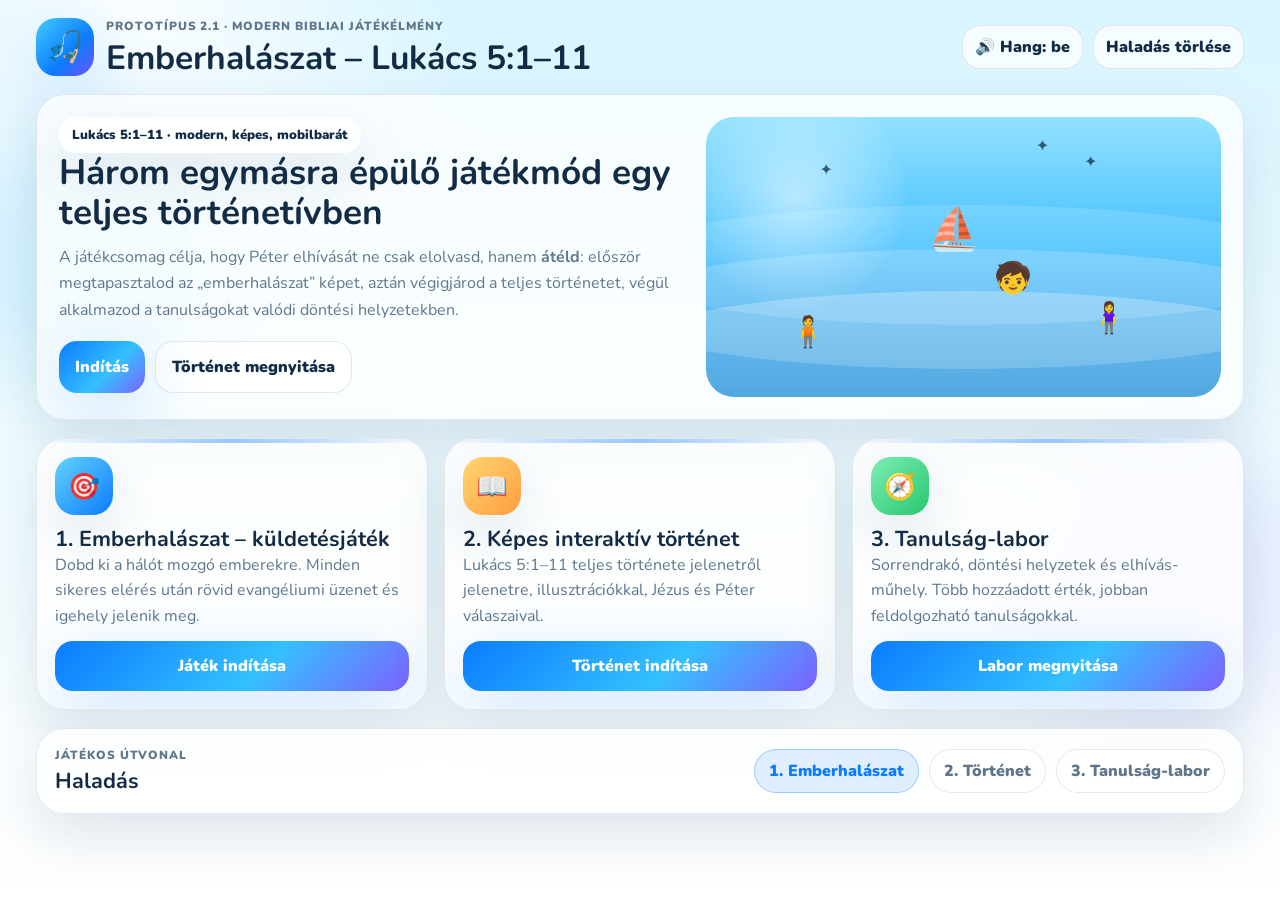
<file: index.html>
<!DOCTYPE html>
<html lang="hu">
<head>
  <meta charset="UTF-8" />
  <meta name="viewport" content="width=device-width, initial-scale=1.0, viewport-fit=cover" />
  <meta name="description" content="Emberhalászat 2.1 – modern, mobilbarát bibliai játékcsomag Lukács 5:1–11 alapján." />
  <meta name="theme-color" content="#0b7cff" />
  <title>Emberhalászat 2.1 – Lukács 5:1–11</title>
  <link rel="preconnect" href="https://fonts.googleapis.com">
  <link rel="preconnect" href="https://fonts.gstatic.com" crossorigin>
  <link href="https://fonts.googleapis.com/css2?family=Nunito:wght@400;600;700;800;900&display=swap" rel="stylesheet">
  <link rel="stylesheet" href="css/style.css" />
</head>
<body>
  <div class="bg-orb orb-a"></div>
  <div class="bg-orb orb-b"></div>
  <div class="bg-grid"></div>

  <div class="app-shell">
    <header class="topbar reveal">
      <div class="brand-wrap">
        <div class="brand-icon">🎣</div>
        <div>
          <p class="eyebrow">Prototípus 2.1 · modern bibliai játékélmény</p>
          <h1>Emberhalászat – Lukács 5:1–11</h1>
        </div>
      </div>
      <div class="top-actions">
        <button class="ghost-btn small" id="soundToggleBtn" type="button" aria-pressed="true">🔊 Hang: be</button>
        <button class="ghost-btn small" id="resetProgressBtn" type="button">Haladás törlése</button>
      </div>
    </header>

    <main>
      <section class="screen active" id="screen-menu">
        <div class="hero-card card glass reveal">
          <div class="hero-copy">
            <span class="pill">Lukács 5:1–11 · modern, képes, mobilbarát</span>
            <h2>Három egymásra épülő játékmód egy teljes történetívben</h2>
            <p>
              A játékcsomag célja, hogy Péter elhívását ne csak elolvasd, hanem <strong>átéld</strong>:
              először megtapasztalod az „emberhalászat” képet, aztán végigjárod a teljes történetet,
              végül alkalmazod a tanulságokat valódi döntési helyzetekben.
            </p>
            <div class="hero-actions">
              <button class="primary-btn shimmer" data-go="fishing">Indítás</button>
              <button class="ghost-btn" data-go="story">Történet megnyitása</button>
            </div>
          </div>
          <div class="hero-illustration" aria-hidden="true">
            <div class="sun-glow"></div>
            <div class="hero-boat">⛵</div>
            <div class="hero-wave wave-1"></div>
            <div class="hero-wave wave-2"></div>
            <div class="hero-wave wave-3"></div>
            <div class="hero-person p1">🧍</div>
            <div class="hero-person p2">🧍‍♀️</div>
            <div class="hero-person p3">🧒</div>
            <div class="hero-spark s1">✦</div>
            <div class="hero-spark s2">✦</div>
            <div class="hero-spark s3">✦</div>
          </div>
        </div>

        <div class="menu-grid reveal delay-1">
          <article class="card mode-card">
            <div class="icon-badge fishing">🎯</div>
            <div>
              <h3>1. Emberhalászat – küldetésjáték</h3>
              <p>Dobd ki a hálót mozgó emberekre. Minden sikeres elérés után rövid evangéliumi üzenet és igehely jelenik meg.</p>
            </div>
            <button class="primary-btn" data-go="fishing">Játék indítása</button>
          </article>

          <article class="card mode-card">
            <div class="icon-badge story">📖</div>
            <div>
              <h3>2. Képes interaktív történet</h3>
              <p>Lukács 5:1–11 teljes története jelenetről jelenetre, illusztrációkkal, Jézus és Péter válaszaival.</p>
            </div>
            <button class="primary-btn" data-go="story">Történet indítása</button>
          </article>

          <article class="card mode-card">
            <div class="icon-badge lesson">🧭</div>
            <div>
              <h3>3. Tanulság-labor</h3>
              <p>Sorrendrakó, döntési helyzetek és elhívás-műhely. Több hozzáadott érték, jobban feldolgozható tanulságokkal.</p>
            </div>
            <button class="primary-btn" data-go="lesson">Labor megnyitása</button>
          </article>
        </div>

        <section class="card progress-card reveal delay-2">
          <div>
            <p class="eyebrow">Játékos útvonal</p>
            <h3>Haladás</h3>
          </div>
          <div class="progress-steps" id="menuProgressSteps"></div>
        </section>
      </section>

      <section class="screen" id="screen-fishing">
        <div class="screen-header reveal">
          <button class="back-btn" data-go="menu">← Menü</button>
          <div>
            <p class="eyebrow">1. játékmód</p>
            <h2>Emberhalászat – elérés, nem puszta gyűjtés</h2>
          </div>
        </div>

        <div class="two-col reveal delay-1">
          <div class="card gameplay-card">
            <div class="hud-row four">
              <div class="stat glow"><span>Idő</span><strong id="fishingTime">35</strong></div>
              <div class="stat glow"><span>Elért emberek</span><strong id="fishingScore">0</strong></div>
              <div class="stat glow"><span>Kombó</span><strong id="fishingCombo">x1</strong></div>
              <div class="stat glow"><span>Küldetés</span><strong id="fishingGoal">12</strong></div>
            </div>

            <div class="fishing-arena" id="fishingArena" aria-label="Galileai-tó játéktér">
              <div class="bubble-layer" id="bubbleLayer"></div>
              <div class="boat-track">
                <div class="boat-sprite" id="boatSprite">🚤</div>
              </div>
              <div class="drop-line" id="dropLine"></div>
              <div class="net-effect" id="netEffect">🕸️</div>
              <div class="impact-ring" id="impactRing"></div>
              <div class="water-hint">Időzítsd a hálót, és érd el a mozgó embereket a vízen! A siker után rövid evangéliumi üzenet jelenik meg.</div>
            </div>

            <div class="controls-row">
              <button class="primary-btn big shimmer" id="castNetBtn" type="button">Háló dobása</button>
              <button class="ghost-btn" id="restartFishingBtn" type="button">Újra</button>
            </div>
          </div>

          <aside class="card sidebar-card floating">
            <div class="teaching-card premium" id="teachingCard">
              <p class="eyebrow">Evangéliumi üzenet</p>
              <p id="teachingText">A játék során minden elért ember után rövid, alkalmazható igei üzenet jelenik meg.</p>
              <div class="verse-ref" id="teachingRef">Kezdd el a játékot</div>
            </div>
            <div class="mini-note">
              <p class="eyebrow">Miért jobb ez a játékmód?</p>
              <p>Itt már nem absztrakt szíveket gyűjtesz, hanem <strong>embereket érsz el</strong>. A hangsúly azon van, hogy Jézus követőjeként az emberek felé fordulunk.</p>
            </div>
          </aside>
        </div>

        <div class="overlay hidden" id="fishingEndOverlay">
          <div class="card overlay-card celebrate">
            <span class="pill">Játékkör vége</span>
            <h3 id="fishingEndTitle">Szép küldetés!</h3>
            <p id="fishingEndSummary"></p>
            <div class="overlay-actions">
              <button class="primary-btn shimmer" id="fishingContinueBtn" type="button">Tovább a történethez</button>
              <button class="ghost-btn" id="fishingReplayBtn" type="button">Újrajátszás</button>
            </div>
          </div>
        </div>
      </section>

      <section class="screen" id="screen-story">
        <div class="screen-header reveal">
          <button class="back-btn" data-go="menu">← Menü</button>
          <div>
            <p class="eyebrow">2. játékmód</p>
            <h2>Képes interaktív történet – Lukács 5:1–11 teljes ívben</h2>
          </div>
        </div>

        <div class="story-shell reveal delay-1">
          <div class="card story-visual-card">
            <div class="story-progress sticky-top">
              <span id="storyStepLabel">Jelenet 1 / 9</span>
              <div class="progress-bar"><div id="storyProgressFill"></div></div>
            </div>
            <div class="story-visual" id="storyVisual"></div>
          </div>

          <div class="card story-card">
            <div class="dialogue-box big">
              <div class="avatar Jesus" id="storyAvatar">J</div>
              <div class="bubble">
                <p class="speaker" id="storySpeaker">Jézus</p>
                <p id="storyText"></p>
              </div>
            </div>
            <div class="verse-chip" id="storyVerseChip">Lk 5</div>
            <div class="feedback hidden" id="storyFeedback"></div>
            <div class="choices" id="storyChoices"></div>
          </div>
        </div>

        <div class="overlay hidden" id="storyEndOverlay">
          <div class="card overlay-card celebrate">
            <span class="pill">Történet vége</span>
            <h3>Jézus nemcsak csodát adott, hanem elhívást is</h3>
            <p>A történet végén Péter, Jakab és János mindent ott hagyva követték Jézust. Innen indul az „emberhalászat” valódi jelentése.</p>
            <div class="overlay-actions">
              <button class="primary-btn shimmer" id="storyContinueBtn" type="button">Tovább a Tanulság-laborba</button>
              <button class="ghost-btn" id="storyMenuBtn" type="button">Menü</button>
            </div>
          </div>
        </div>
      </section>

      <section class="screen" id="screen-lesson">
        <div class="screen-header reveal">
          <button class="back-btn" data-go="menu">← Menü</button>
          <div>
            <p class="eyebrow">3. játékmód</p>
            <h2>Tanulság-labor – több hozzáadott érték, mélyebb feldolgozás</h2>
          </div>
        </div>

        <div class="card lesson-card reveal delay-1">
          <div class="story-progress lesson-progress">
            <span id="lessonStepLabel">Feladat 1 / 4</span>
            <div class="progress-bar"><div id="lessonProgressFill"></div></div>
          </div>
          <div id="lessonStage"></div>
          <div class="lesson-actions">
            <button class="ghost-btn" id="restartLessonBtn" type="button">Újrakezdés</button>
          </div>
        </div>

        <div class="overlay hidden" id="lessonEndOverlay">
          <div class="card overlay-card celebrate">
            <span class="pill">Befejezted</span>
            <h3>Feldolgoztad a történet lényegét</h3>
            <p id="lessonEndSummary"></p>
            <div class="overlay-actions">
              <button class="primary-btn shimmer" id="lessonMenuBtn" type="button">Vissza a menübe</button>
              <button class="ghost-btn" id="lessonReplayBtn" type="button">Újrajátszás</button>
            </div>
          </div>
        </div>
      </section>
    </main>
  </div>

  <script src="js/script.js"></script>
</body>
</html>
</file>
<file: css/style.css>
:root {
  --bg: #eaf8ff;
  --text: #122c45;
  --muted: #5f768b;
  --primary: #0b7cff;
  --primary2: #34c0ff;
  --accent: #7d62ff;
  --green: #28c76f;
  --yellow: #ffd14e;
  --orange: #ff9d43;
  --rose: #ff5b91;
  --card: rgba(255,255,255,.80);
  --line: rgba(18,44,69,.10);
  --shadow: 0 22px 54px rgba(16,65,104,.13);
  --shadow-strong: 0 20px 70px rgba(11,124,255,.22);
  --radius: 28px;
  --safe-bottom: env(safe-area-inset-bottom, 0px);
}
*{box-sizing:border-box}
html{scroll-behavior:smooth}
body{
  margin:0;
  font-family:'Nunito',system-ui,-apple-system,BlinkMacSystemFont,'Segoe UI',sans-serif;
  color:var(--text);
  background:
    radial-gradient(circle at 10% 0%, rgba(255,255,255,.88), transparent 23%),
    linear-gradient(180deg,#d9f5ff 0%,#eefbff 48%,#ffffff 100%);
  min-height:100vh;
  overflow-x:hidden;
}
button{font:inherit}
h1,h2,h3,p{margin:0}
h1{font-size:clamp(1.3rem,3vw,2.1rem);line-height:1.08}
h2{font-size:clamp(1.45rem,3vw,2.2rem);line-height:1.12}
h3{font-size:clamp(1.06rem,2.5vw,1.35rem);line-height:1.2}
.bg-orb{position:fixed;border-radius:999px;filter:blur(42px);opacity:.44;pointer-events:none;z-index:0}
.orb-a{width:260px;height:260px;left:-40px;top:120px;background:rgba(52,192,255,.25)}
.orb-b{width:300px;height:300px;right:-40px;bottom:18%;background:rgba(125,98,255,.20)}
.bg-grid{position:fixed;inset:0;background-image:linear-gradient(rgba(255,255,255,.12) 1px,transparent 1px),linear-gradient(90deg,rgba(255,255,255,.12) 1px,transparent 1px);background-size:26px 26px;mask-image:linear-gradient(180deg,rgba(0,0,0,.24),transparent 70%);opacity:.35;pointer-events:none;z-index:0}
.app-shell{position:relative;z-index:1;max-width:1240px;margin:0 auto;padding:18px 16px calc(24px + var(--safe-bottom))}
.topbar{display:flex;align-items:center;justify-content:space-between;gap:12px;margin-bottom:18px}
.top-actions{display:flex;gap:10px;flex-wrap:wrap;justify-content:flex-end}
.brand-wrap{display:flex;align-items:center;gap:12px}
.brand-icon{width:58px;height:58px;border-radius:20px;display:grid;place-items:center;font-size:1.9rem;color:#fff;background:linear-gradient(135deg,#44ccff,#0b7cff 60%,#7252ff);box-shadow:var(--shadow-strong)}
.eyebrow{text-transform:uppercase;letter-spacing:.08em;color:var(--muted);font-size:.74rem;font-weight:900;margin-bottom:6px}
.pill,.verse-chip,.verse-ref{display:inline-flex;align-items:center;border-radius:999px;padding:8px 12px;font-weight:900}
.pill{font-size:.82rem;background:rgba(255,255,255,.82);border:1px solid rgba(255,255,255,.92);box-shadow:var(--shadow)}
.card{background:var(--card);backdrop-filter:blur(16px);border:1px solid var(--line);border-radius:var(--radius);box-shadow:var(--shadow)}
.glass{background:rgba(255,255,255,.72)}
.screen{display:none}
.screen.active{display:block}
.reveal{animation:fadeUp .55s ease both}
.delay-1{animation-delay:.08s}.delay-2{animation-delay:.16s}
@keyframes fadeUp{from{opacity:0;transform:translateY(10px)}to{opacity:1;transform:translateY(0)}}
.primary-btn,.ghost-btn,.back-btn,.choice-btn,.challenge-btn,.sequence-card,.persona-card,.fear-chip{transition:transform .16s ease,box-shadow .22s ease,background .2s ease,opacity .2s ease}
.primary-btn,.ghost-btn,.back-btn{border:none;border-radius:18px;padding:14px 16px;font-weight:900;cursor:pointer}
.primary-btn:hover,.ghost-btn:hover,.back-btn:hover,.choice-btn:hover,.challenge-btn:hover,.sequence-card:hover,.persona-card:hover,.fear-chip:hover{transform:translateY(-1px)}
.primary-btn:active,.ghost-btn:active,.back-btn:active{transform:translateY(0)}
.primary-btn{color:#fff;background:linear-gradient(135deg,var(--primary),var(--primary2) 58%,var(--accent));box-shadow:var(--shadow-strong)}
.primary-btn.big{font-size:1.06rem;min-width:180px;padding:16px 22px}
.ghost-btn,.back-btn{color:var(--text);background:rgba(255,255,255,.72);border:1px solid var(--line)}
.small{padding:10px 12px}
button:disabled{opacity:.64;cursor:not-allowed;transform:none!important}
.shimmer{position:relative;overflow:hidden}
.shimmer::after{content:'';position:absolute;top:-50%;bottom:-50%;width:40px;left:-60px;transform:rotate(18deg);background:linear-gradient(90deg,transparent,rgba(255,255,255,.42),transparent);animation:shimmer 3s ease-in-out infinite}
@keyframes shimmer{0%{left:-60px}22%,100%{left:calc(100% + 60px)}}
.hero-card{display:grid;grid-template-columns:1.1fr .9fr;gap:18px;padding:22px;margin-bottom:18px;overflow:hidden}
.hero-copy p{margin-top:12px;max-width:62ch;color:var(--muted);line-height:1.64}
.hero-actions{display:flex;gap:10px;flex-wrap:wrap;margin-top:18px}
.hero-illustration{position:relative;min-height:280px;border-radius:28px;overflow:hidden;background:linear-gradient(180deg,#92e1ff 0%,#49c2ff 45%,#1688d5 100%)}
.sun-glow{position:absolute;left:-20px;top:-30px;width:220px;height:220px;border-radius:50%;background:radial-gradient(circle,rgba(255,255,255,.54) 0,rgba(255,255,255,.08) 64%,transparent 74%)}
.hero-boat,.hero-person,.hero-spark{position:absolute}
.hero-boat{left:43%;top:84px;font-size:2.6rem;animation:bob 3s ease-in-out infinite}
.hero-wave{position:absolute;left:-20%;right:-20%;border-radius:50%}
.wave-1{bottom:72px;height:120px;background:rgba(255,255,255,.14);animation:drift 7s linear infinite}
.wave-2{bottom:28px;height:120px;background:rgba(255,255,255,.18);animation:drift 8s linear infinite reverse}
.wave-3{bottom:-24px;height:130px;background:rgba(255,255,255,.26);animation:drift 9s linear infinite}
.hero-person{font-size:1.9rem;animation:floaty 4s ease-in-out infinite}
.p1{left:16%;bottom:44px}.p2{right:18%;bottom:58px;animation-delay:.8s}.p3{left:56%;bottom:98px;animation-delay:1.4s}
.hero-spark{font-size:1rem;opacity:.75;animation:floaty 4s ease-in-out infinite}
.s1{right:24%;top:34px}.s2{left:22%;top:42px;animation-delay:.9s}.s3{left:64%;top:18px;animation-delay:1.6s}
.menu-grid{display:grid;grid-template-columns:repeat(3,minmax(0,1fr));gap:16px}
.mode-card{padding:18px;display:flex;flex-direction:column;gap:12px;position:relative;overflow:hidden}
.mode-card::before{content:'';position:absolute;left:0;right:0;top:0;height:4px;background:linear-gradient(90deg,transparent,rgba(11,124,255,.42),transparent)}
.mode-card p{color:var(--muted);line-height:1.58}
.mode-card button{margin-top:auto}
.icon-badge{width:58px;height:58px;border-radius:20px;display:grid;place-items:center;font-size:1.6rem;box-shadow:var(--shadow)}
.icon-badge.fishing{background:linear-gradient(135deg,#64d2ff,#0b7cff)}
.icon-badge.story{background:linear-gradient(135deg,#ffd66d,#ff9d43)}
.icon-badge.lesson{background:linear-gradient(135deg,#7cedb3,#28c76f)}
.progress-card{display:flex;align-items:center;justify-content:space-between;gap:16px;margin-top:18px;padding:18px}
.progress-steps{display:flex;gap:10px;flex-wrap:wrap}
.step-pill{padding:10px 14px;border-radius:999px;background:rgba(255,255,255,.7);border:1px solid var(--line);color:var(--muted);font-weight:900}
.step-pill.done{background:rgba(40,199,111,.12);border-color:rgba(40,199,111,.3);color:#137548}.step-pill.current{background:rgba(11,124,255,.12);border-color:rgba(11,124,255,.3);color:var(--primary)}
.screen-header{display:flex;align-items:center;gap:14px;flex-wrap:wrap;margin-bottom:16px}
.two-col{display:grid;grid-template-columns:minmax(0,1.12fr) minmax(300px,.88fr);gap:16px}
.story-shell{display:grid;grid-template-columns:minmax(0,1fr) minmax(360px,.88fr);gap:16px}
.gameplay-card,.story-card,.story-visual-card,.lesson-card,.sidebar-card{padding:18px}
.sidebar-card.floating{position:sticky;top:12px}
.hud-row{display:grid;grid-template-columns:repeat(3,minmax(0,1fr));gap:10px;margin-bottom:14px}.hud-row.four{grid-template-columns:repeat(4,minmax(0,1fr))}
.stat{padding:12px 10px;border-radius:18px;background:rgba(255,255,255,.88);border:1px solid var(--line);text-align:center}.stat.glow{box-shadow:inset 0 1px 0 rgba(255,255,255,.8),0 10px 18px rgba(11,124,255,.08)}
.stat span{display:block;color:var(--muted);font-size:.82rem}.stat strong{font-size:1.26rem}
.fishing-arena{position:relative;min-height:460px;border-radius:28px;overflow:hidden;background:linear-gradient(180deg,#9be6ff 0%,#65ceff 34%,#28a6e7 68%,#0e80c5 100%);border:1px solid rgba(255,255,255,.66)}
.fishing-arena::before,.fishing-arena::after{content:'';position:absolute;left:-20%;right:-20%;border-radius:50%}
.fishing-arena::before{bottom:-34px;height:140px;background:rgba(255,255,255,.16);animation:drift 8s linear infinite}.fishing-arena::after{bottom:-90px;height:150px;background:rgba(255,255,255,.28);animation:drift 9s linear infinite reverse}
.bubble-layer{position:absolute;inset:0;overflow:hidden;pointer-events:none}.bubble{position:absolute;bottom:-30px;width:10px;height:10px;border-radius:50%;background:rgba(255,255,255,.36);box-shadow:inset 0 0 4px rgba(255,255,255,.62);animation:bubbleUp linear infinite}
@keyframes bubbleUp{0%{transform:translateY(0) scale(.9);opacity:0}20%{opacity:.7}100%{transform:translateY(-500px) scale(1.2);opacity:0}}
.boat-track{position:absolute;left:0;right:0;top:14px;height:82px}.boat-sprite{position:absolute;top:0;left:10%;width:66px;height:66px;display:grid;place-items:center;font-size:2rem;filter:drop-shadow(0 10px 10px rgba(10,57,87,.22))}
.target{position:absolute;width:58px;height:58px;display:grid;place-items:center;border-radius:18px;background:rgba(255,255,255,.24);border:1px solid rgba(255,255,255,.48);box-shadow:0 10px 20px rgba(11,55,85,.16);backdrop-filter:blur(6px);user-select:none}
.target .person-icon{font-size:1.6rem;line-height:1}.target .name-tag{font-size:.64rem;font-weight:900;color:#fff;background:rgba(0,0,0,.18);padding:3px 6px;border-radius:999px;margin-top:2px}.target.caught{animation:pop .44s ease forwards}.target.good{box-shadow:0 0 0 4px rgba(255,91,145,.14),0 10px 18px rgba(12,65,98,.16)}
.drop-line{position:absolute;top:44px;width:4px;height:0;background:rgba(255,255,255,.86);border-radius:999px;box-shadow:0 0 12px rgba(255,255,255,.55);opacity:0;z-index:2}
.net-effect,.impact-ring{position:absolute;transform:translate(-50%,-50%) scale(.5);opacity:0;pointer-events:none}
.net-effect{font-size:1.95rem;z-index:3;filter:drop-shadow(0 8px 10px rgba(12,65,98,.18))}.impact-ring{width:90px;height:90px;border-radius:50%;border:4px solid rgba(255,255,255,.55);z-index:2}
.water-hint{position:absolute;left:14px;right:14px;bottom:14px;padding:11px 12px;border-radius:16px;background:rgba(255,255,255,.68);font-size:.92rem;color:var(--text)}
.controls-row{display:flex;gap:10px;flex-wrap:wrap;margin-top:14px}
.teaching-card,.mini-note{margin-top:14px;padding:16px;border-radius:22px;border:1px solid var(--line);background:linear-gradient(180deg,rgba(255,255,255,.96),rgba(236,248,255,.94))}.teaching-card p + p,.mini-note p + p{margin-top:8px;line-height:1.58}.premium{background:linear-gradient(180deg,rgba(255,255,255,.98),rgba(230,246,255,.96));box-shadow:inset 0 1px 0 rgba(255,255,255,.8),0 12px 22px rgba(11,124,255,.08)}.verse-ref{margin-top:12px;font-size:.74rem;color:var(--primary);background:rgba(11,124,255,.10)}
.story-progress{display:flex;flex-direction:column;gap:8px;margin-bottom:16px}.sticky-top{position:sticky;top:10px;z-index:2;background:rgba(255,255,255,.68);backdrop-filter:blur(10px);padding:8px 0 12px}.lesson-progress{margin-bottom:20px}
.progress-bar{height:12px;border-radius:999px;background:rgba(18,44,69,.08);overflow:hidden}.progress-bar>div{height:100%;width:0;background:linear-gradient(90deg,var(--primary),var(--primary2),var(--accent));border-radius:inherit;transition:width .3s ease}
.story-visual{min-height:460px;border-radius:24px;overflow:hidden;background:linear-gradient(180deg,rgba(247,251,255,.95),rgba(255,255,255,.94));border:1px solid var(--line);display:grid;place-items:center}
.story-visual svg{width:100%;height:100%;display:block}
.dialogue-box{display:flex;align-items:flex-start;gap:12px;padding:16px;border-radius:24px;background:linear-gradient(180deg,rgba(248,252,255,.96),rgba(255,255,255,.96));border:1px solid var(--line)}.dialogue-box.big{min-height:142px}
.avatar{width:48px;height:48px;border-radius:16px;display:grid;place-items:center;font-weight:900;color:#fff;box-shadow:0 12px 20px rgba(11,124,255,.14);flex:0 0 auto}.avatar.Jesus{background:linear-gradient(135deg,#7f7fd5,#86a8e7 60%,#91eae4)}.avatar.Peter{background:linear-gradient(135deg,#ffb347,#ffcc33);color:#6f4c00}.avatar.Narrator{background:linear-gradient(135deg,#0b7cff,#34c0ff)}
.speaker{font-size:.82rem;color:var(--muted);margin-bottom:6px;font-weight:900}.bubble{flex:1}.verse-chip{margin-top:14px;font-size:.8rem;background:rgba(11,124,255,.10);color:var(--primary)}
.choices{margin-top:14px;display:grid;gap:10px}.choice-btn,.challenge-btn,.sequence-card,.persona-card,.fear-chip{cursor:pointer}
.choice-btn,.challenge-btn{width:100%;text-align:left;padding:14px;border-radius:18px;border:1px solid var(--line);background:rgba(255,255,255,.92);color:var(--text);font-weight:800}.choice-btn:hover,.challenge-btn:hover{box-shadow:0 10px 18px rgba(11,124,255,.08)}
.feedback,.lesson-feedback{margin-top:14px;padding:14px;border-radius:18px;line-height:1.56}.feedback{background:rgba(255,243,214,.92);border:1px solid rgba(255,198,87,.45)}.feedback.success,.lesson-feedback{background:rgba(223,255,232,.94);border:1px solid rgba(61,194,102,.35)}
.lesson-stage-grid{display:grid;grid-template-columns:minmax(0,1fr) minmax(260px,.86fr);gap:18px;align-items:start}.lesson-main h3{margin-bottom:8px}.lesson-main p{color:var(--muted);line-height:1.66}.lesson-panel{border-radius:22px;padding:16px;border:1px solid var(--line);background:linear-gradient(180deg,rgba(255,255,255,.98),rgba(237,249,255,.95))}
.sequence-wrap{display:grid;grid-template-columns:repeat(2,minmax(0,1fr));gap:10px;margin-top:16px}.sequence-card{padding:14px;border-radius:18px;border:1px solid var(--line);background:rgba(255,255,255,.92);font-weight:800}.sequence-card.correct{background:rgba(223,255,232,.94);border-color:rgba(61,194,102,.35)}.sequence-card.wrong{background:rgba(255,243,214,.92);border-color:rgba(255,198,87,.45)}
.fear-cloud{display:flex;gap:10px;flex-wrap:wrap;margin-top:16px}.fear-chip{padding:12px 14px;border-radius:999px;background:rgba(255,255,255,.92);border:1px dashed rgba(18,44,69,.18);font-weight:900}.fear-chip.dismissed{opacity:.35;transform:scale(.95);pointer-events:none}
.persona-grid{display:grid;grid-template-columns:repeat(2,minmax(0,1fr));gap:12px;margin-top:16px}.persona-card{padding:14px;border-radius:20px;border:1px solid var(--line);background:rgba(255,255,255,.92)}.persona-card .persona-name{font-weight:900;font-size:1rem}.persona-card .persona-role{font-size:.85rem;color:var(--muted);margin-top:2px}.persona-card .persona-choice{margin-top:10px;font-weight:700;line-height:1.5}.persona-card.selected{outline:3px solid rgba(11,124,255,.18)}
.mission-strip{display:flex;gap:14px;align-items:center;flex-wrap:wrap;margin-top:18px}.mission-card{flex:1 1 180px;min-height:120px;display:grid;place-items:center;border-radius:22px;border:1px solid var(--line);background:rgba(255,255,255,.92);font-size:2rem}.mission-arrow{font-size:1.8rem;font-weight:900}
.lesson-actions{display:flex;justify-content:flex-end;margin-top:18px}
.overlay{position:fixed;inset:0;background:rgba(8,20,33,.50);backdrop-filter:blur(10px);padding:16px;display:grid;place-items:center;z-index:50}.overlay.hidden,.hidden{display:none!important}.overlay-card{max-width:560px;width:100%;padding:22px;text-align:center}.overlay-card p{color:var(--muted);margin-top:8px;line-height:1.7}.overlay-actions{display:flex;gap:10px;flex-wrap:wrap;justify-content:center;margin-top:18px}.celebrate::before{content:'✦  ✨  ✦';display:block;font-size:1.2rem;letter-spacing:.3rem;color:var(--yellow);margin-bottom:8px}
@keyframes bob{0%,100%{transform:translateY(0)}50%{transform:translateY(-6px)}}@keyframes drift{0%{transform:translateX(0)}50%{transform:translateX(18px)}100%{transform:translateX(0)}}@keyframes floaty{0%,100%{transform:translateY(0);opacity:.75}50%{transform:translateY(-8px);opacity:1}}@keyframes pop{0%{transform:scale(1);opacity:1}80%{transform:scale(1.28);opacity:1}100%{transform:scale(.18);opacity:0}}@keyframes ring{0%{transform:translate(-50%,-50%) scale(.2);opacity:.9}100%{transform:translate(-50%,-50%) scale(1.3);opacity:0}}
@media (max-width: 980px){.hero-card,.menu-grid,.two-col,.story-shell,.lesson-stage-grid,.sequence-wrap,.persona-grid{grid-template-columns:1fr}.progress-card{flex-direction:column;align-items:flex-start}.topbar{flex-direction:column;align-items:flex-start}.sidebar-card.floating{position:static}.story-visual{min-height:340px}}
@media (max-width: 640px){.app-shell{padding:14px 12px calc(18px + var(--safe-bottom))}.hero-card,.gameplay-card,.story-card,.story-visual-card,.lesson-card,.sidebar-card,.progress-card{padding:16px}.top-actions,.hero-actions,.controls-row,.overlay-actions{width:100%;flex-direction:column}.top-actions>*,.hero-actions>*,.controls-row>*,.overlay-actions>*{width:100%}.hud-row.four{grid-template-columns:repeat(2,minmax(0,1fr))}.fishing-arena{min-height:420px}.story-visual{min-height:280px}.brand-icon{width:52px;height:52px}}
</file>
